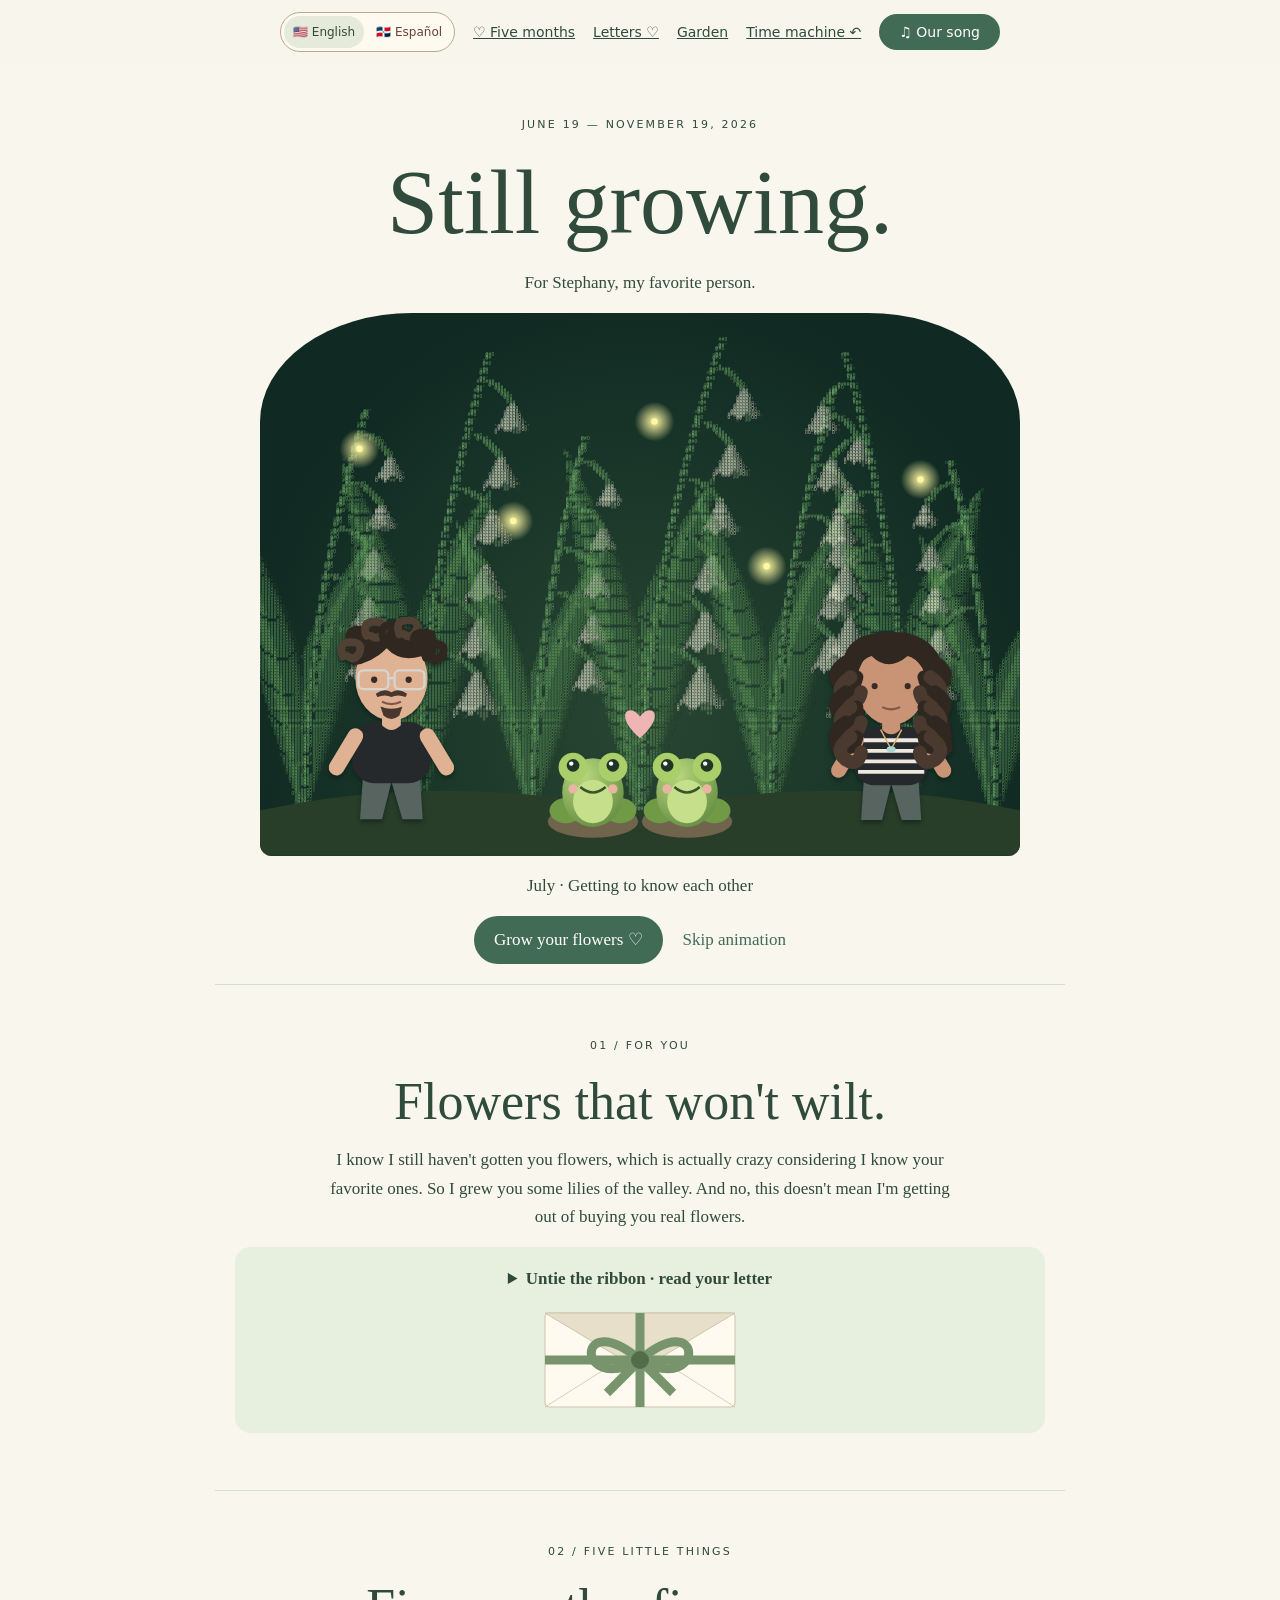
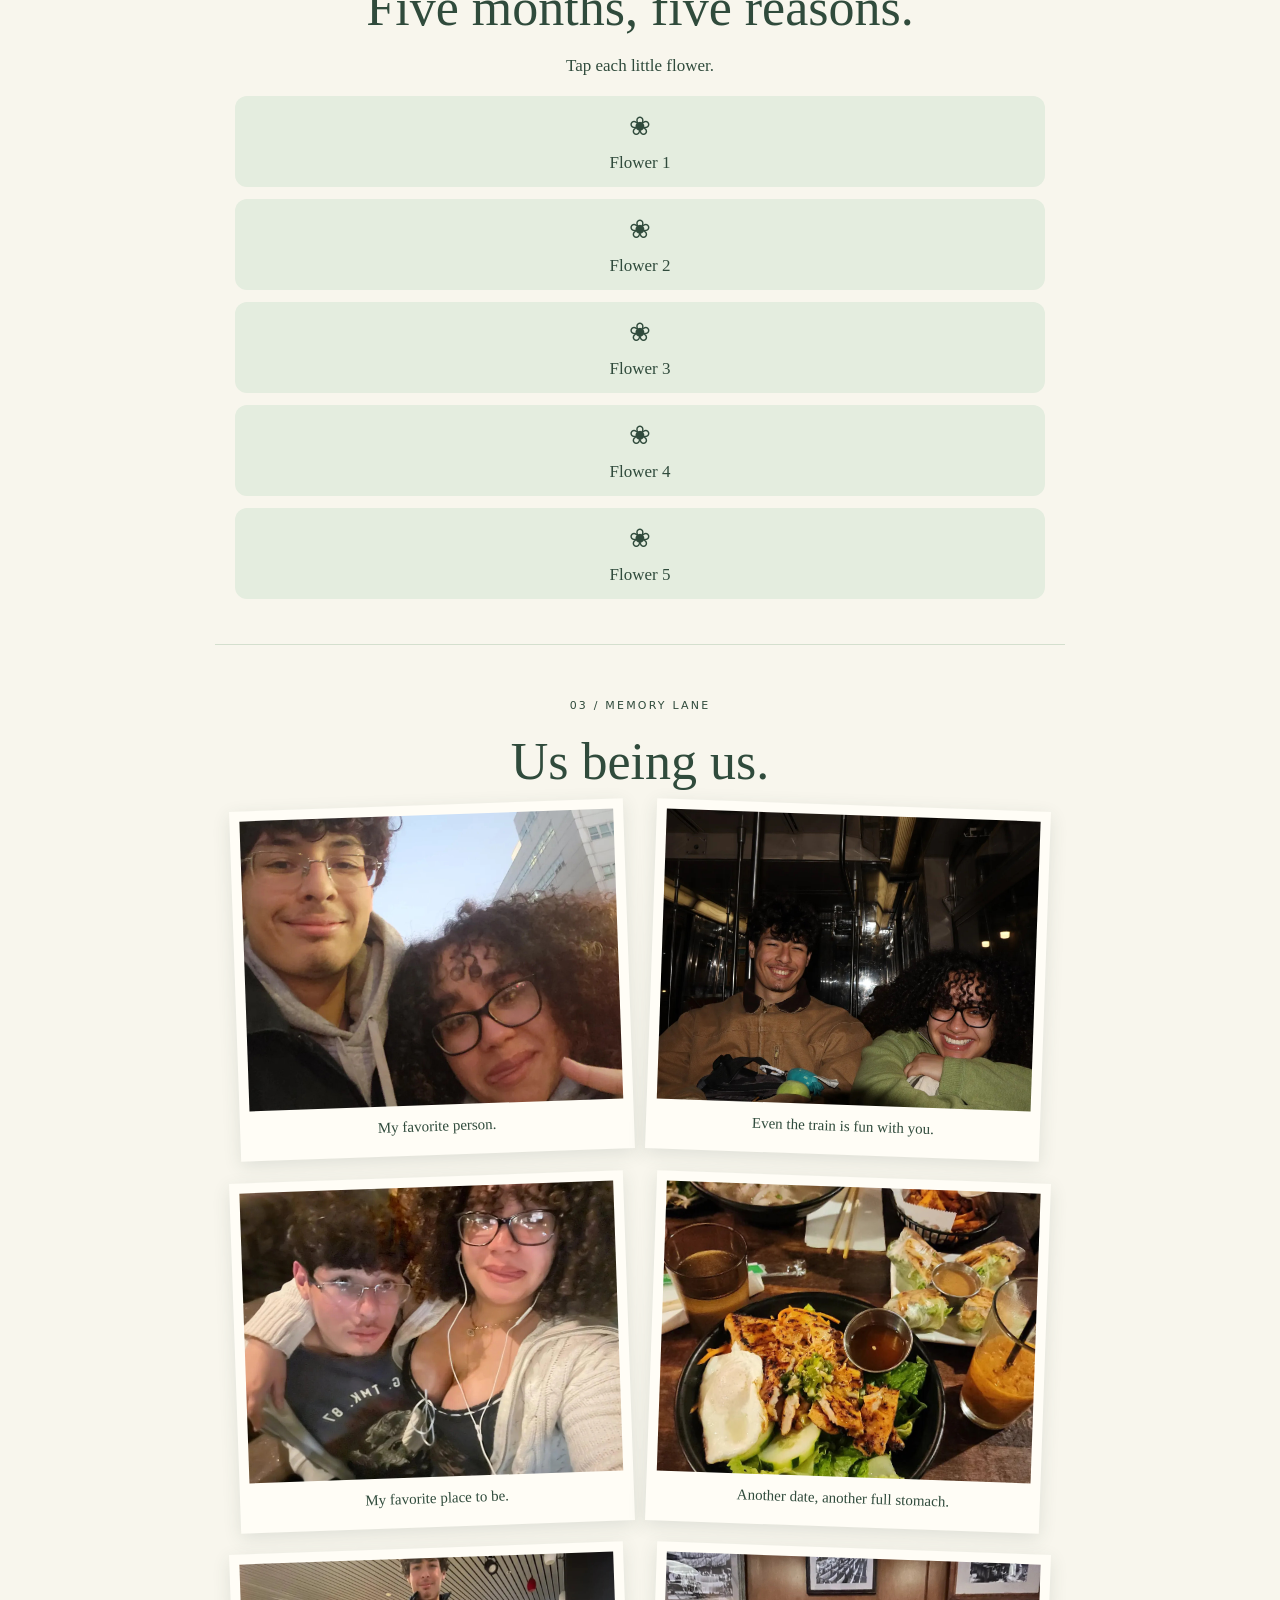
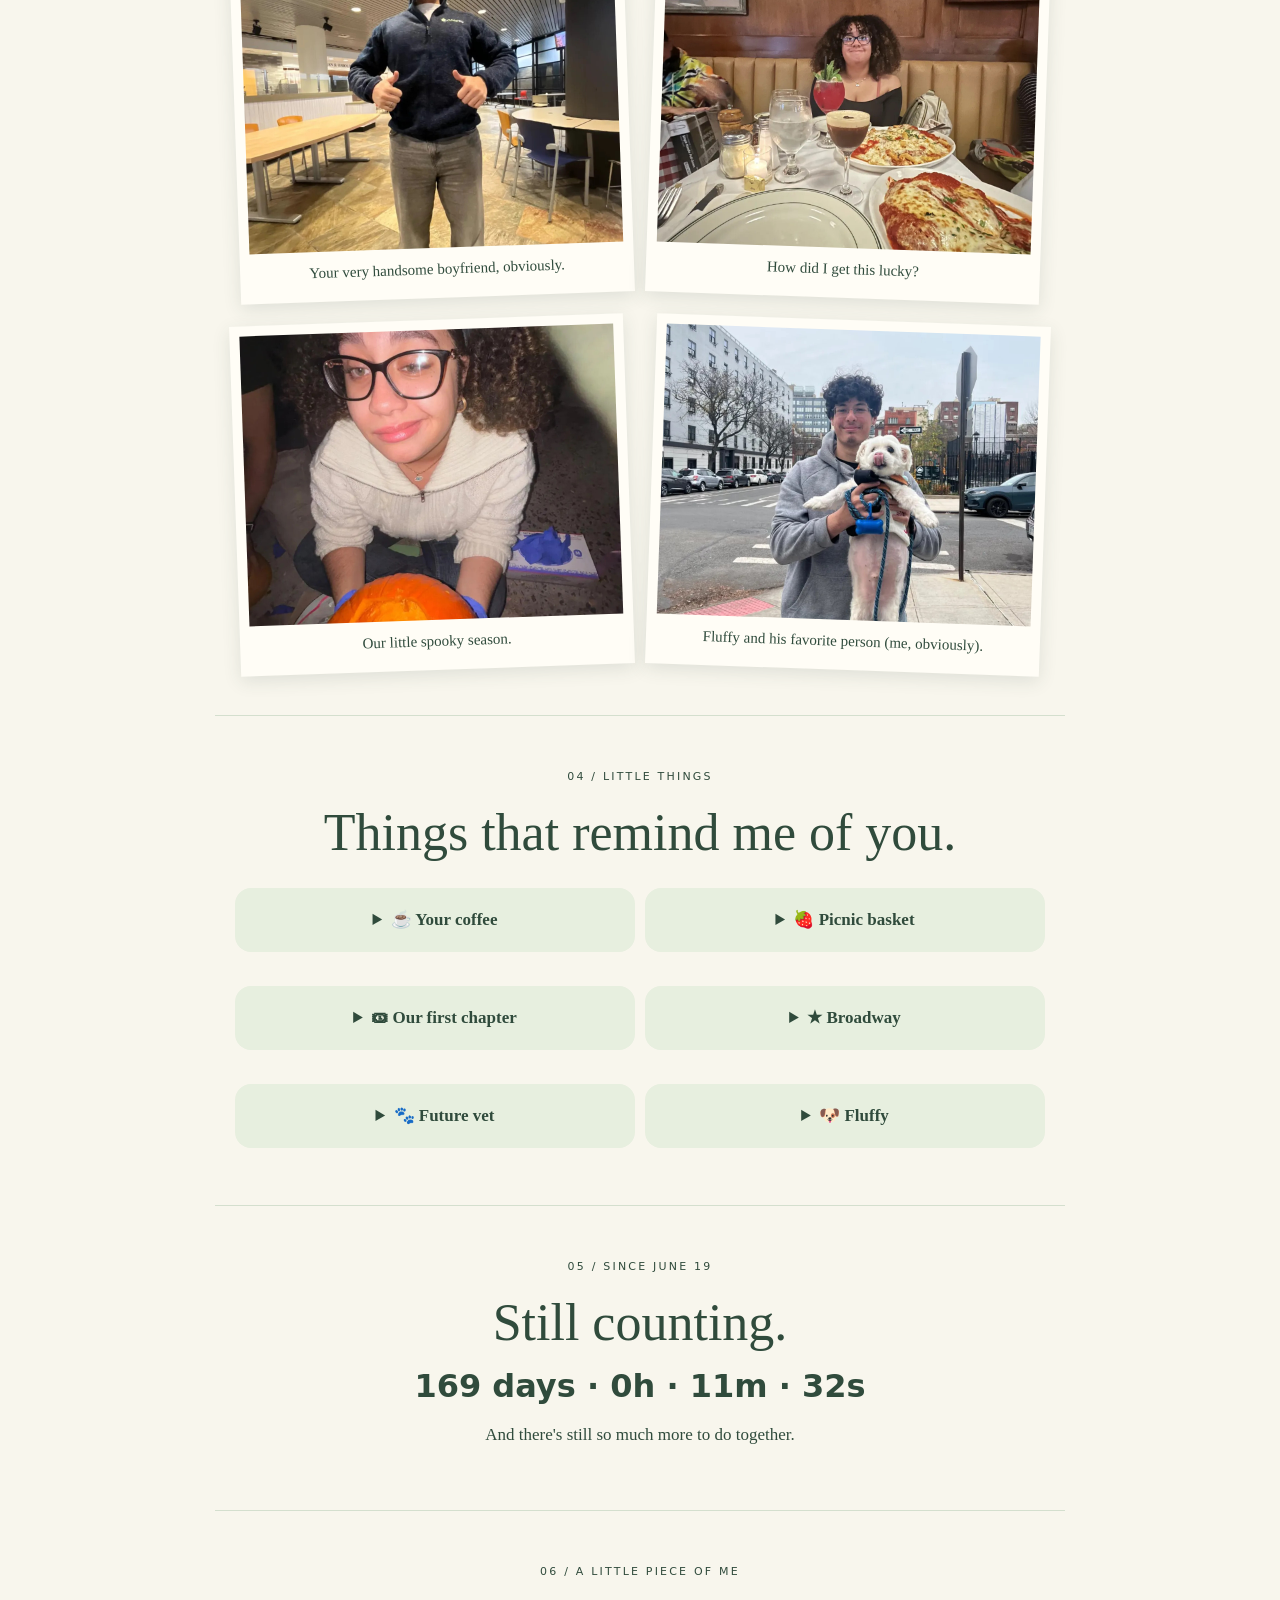
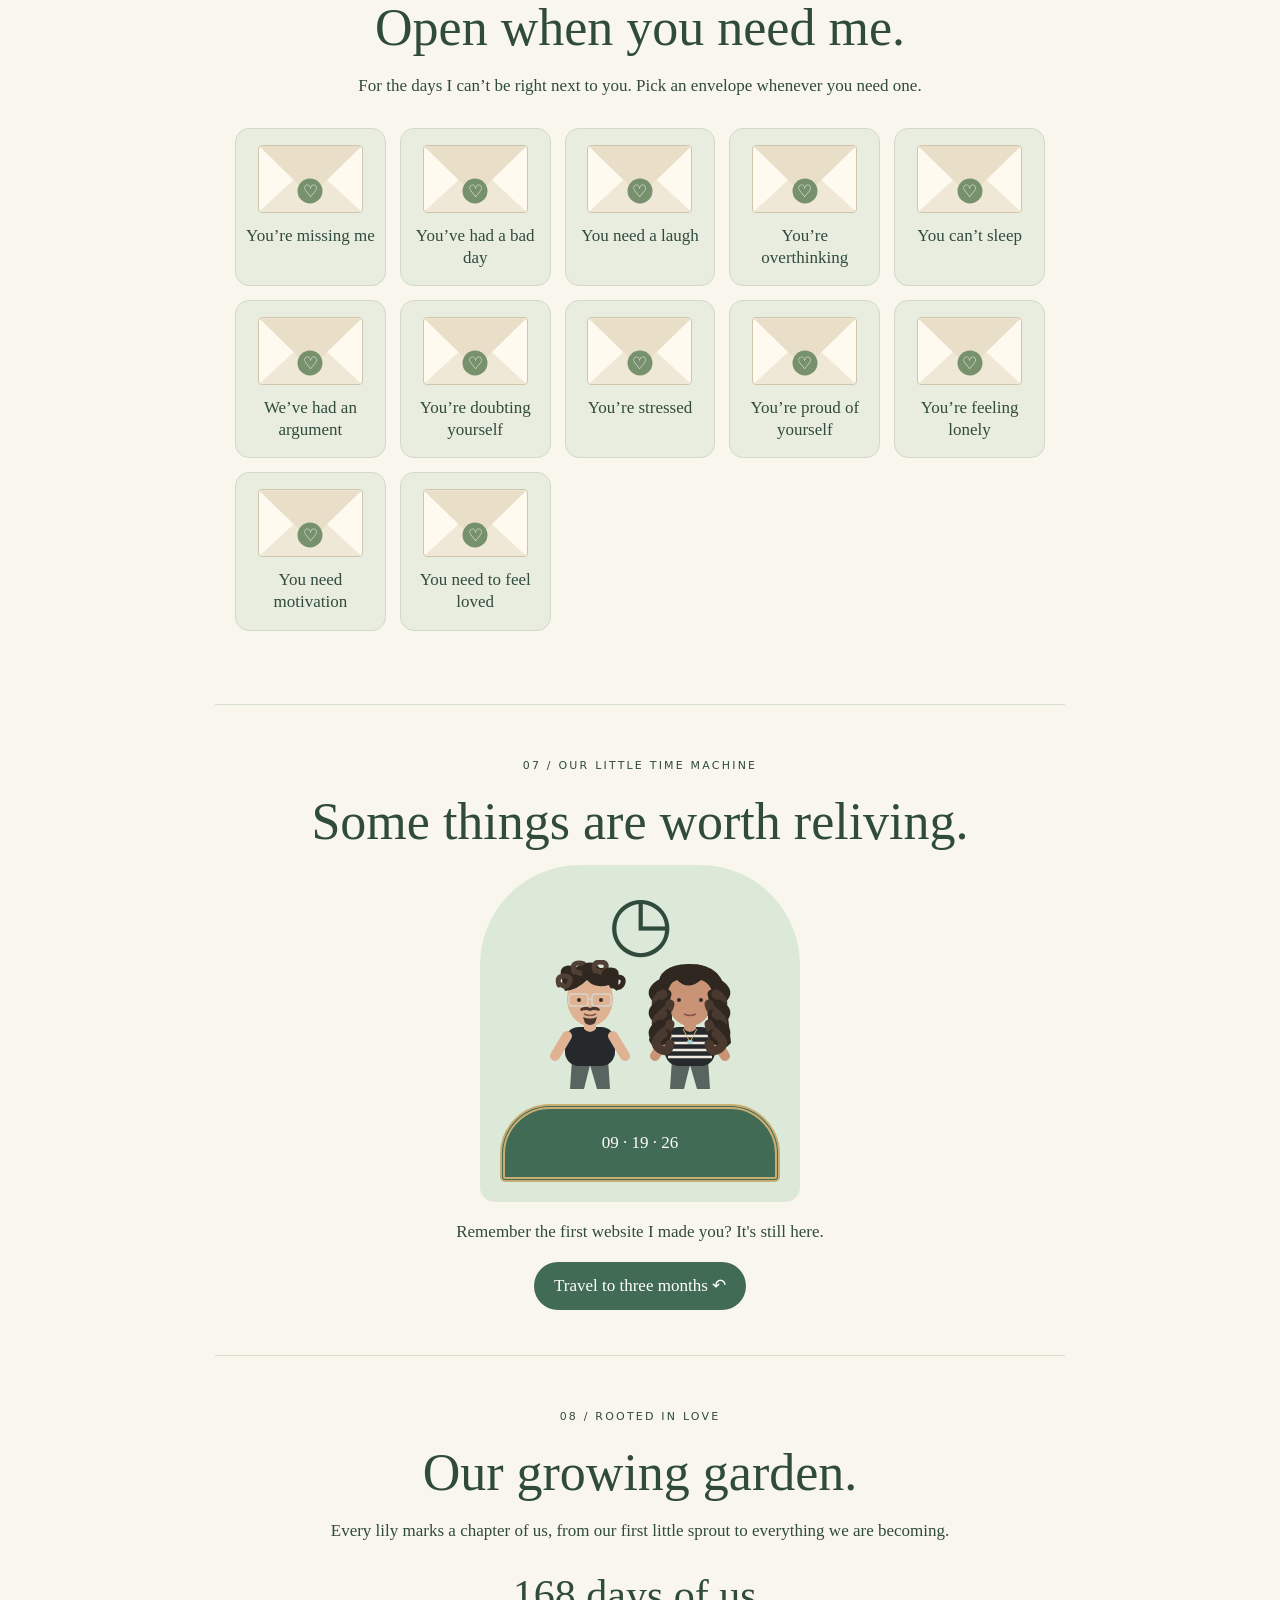
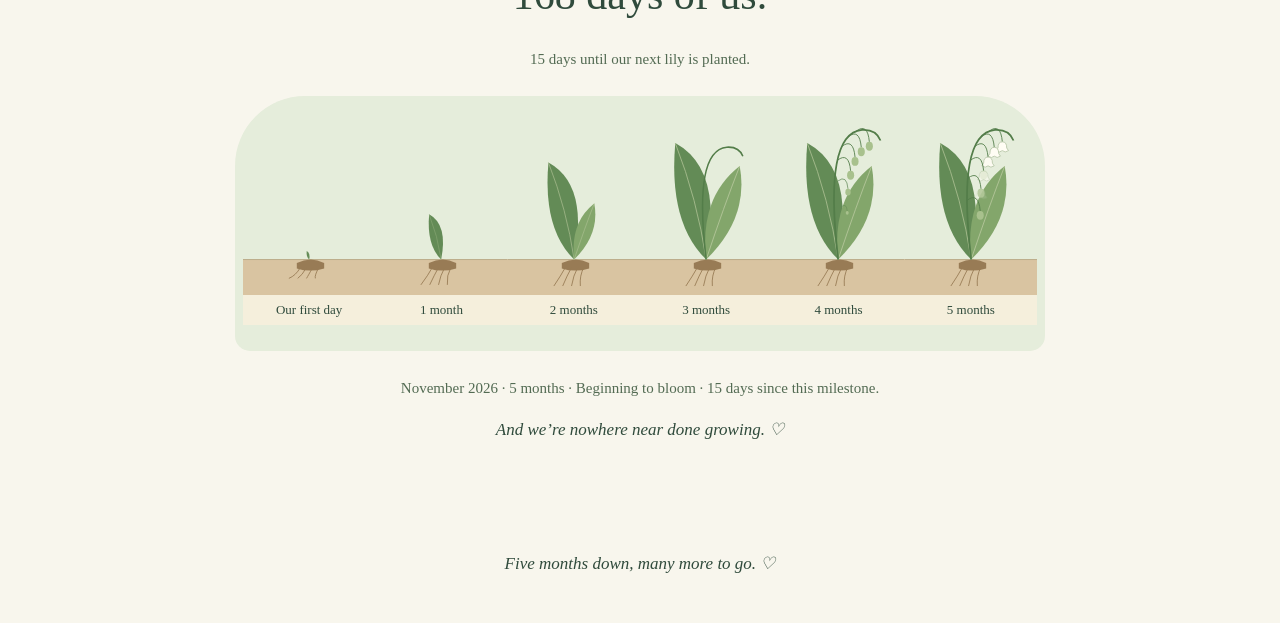
<file: anniversary-website-bilingual/website/index.html>
<!doctype html><html lang="en"><head><meta charset="utf-8"><meta name="viewport" content="width=device-width,initial-scale=1"><meta name="robots" content="noindex,nofollow"><title>Five months of us</title><link rel="stylesheet" href="style.css?v=20261126b"><link rel="stylesheet" href="language.css?v=1"></head><body><nav><a href="#home">♡ Five months</a><a href="#open-when">Letters ♡</a><a href="#living-garden">Garden</a><a href="#machine">Time machine ↶</a><button id="music">♫ Our song</button></nav><audio id="song" src="music/never-ever-getting-rid-of-me.mp3?v=20261126b" loop preload="none"></audio><header id="home"><small>JUNE 19 — NOVEMBER 19, 2026</small><h1>Still growing.</h1><p>For Stephany, my favorite person.</p><div id="garden" class="scene"><div id="sky"></div><svg id="flowers" viewBox="0 0 420 300" role="img" aria-label="Lily of the valley growing"></svg><div id="couple"></div><div id="soil"></div></div><p id="story" aria-live="polite">Every good thing starts somewhere.</p><button id="grow">Grow your flowers ♡</button><button id="skip" class="plain">Skip animation</button></header><main><section id="bouquet"><small>01 / FOR YOU</small><h2>Flowers that won't wilt.</h2><p>I know I still haven't gotten you flowers, which is actually crazy considering I know your favorite ones. So I grew you some lilies of the valley. And no, this doesn't mean I'm getting out of buying you real flowers.</p><details id="ribbon-letter"><summary>Untie the ribbon · read your letter<svg class="ribbon-art" viewBox="0 0 240 110" aria-hidden="true"><rect x="25" y="8" width="190" height="94" rx="4" fill="#fffaf0" stroke="#cfc5ac"/><path d="M25 8L120 65L215 8Z" fill="#e8dfca" stroke="#cfc5ac" class="letter-flap"/><path d="M25 102L120 42L215 102" fill="none" stroke="#d8cdb6"/><g class="ribbon-wrap" fill="none" stroke="#78946d" stroke-width="9"><path d="M25 55H215M120 8V102"/><path class="bow-left" d="M120 55C55 0 55 91 120 55L87 88"/><path class="bow-right" d="M120 55C185 0 185 91 120 55L153 88"/></g><circle class="ribbon-knot" cx="120" cy="55" r="9" fill="#526e49"/></svg></summary><article class="letter"><h2>To Stephany,</h2><p>First of all, happy five months. I know I made you a website for three months and I could've just changed the number and called it a day, but where's the fun in that?</p><p>It's still funny to me that we went to watch Scary Movie and somehow that ended up being the day we started dating and said I love you. Out of all the movies it really had to be that one.</p><p>Looking back at the pictures of us, I genuinely love how much of it is just us being us. Sitting on the train, going out to eat, taking stupid pictures, carving pumpkins, and me holding Fluffy like he's my child. It doesn't have to be some huge planned date for me to enjoy being with you.</p><p>I know I'm still annoying and I probably won't be retiring from ragebaiting anytime soon. But seriously, I do want to keep getting better at being your boyfriend. I want to listen to you properly, remember the little things, and actually show you how much you mean to me instead of just saying it.</p><p>I love learning things about you, even the random things. Your coffee that needs enough sugar to feed an entire family, your obsession with Hamilton, your favorite flowers, and how much you care about animals. I really hope I get to see you become a vet one day. I'm rooting for you.</p><p>Thank you for these five months. I don't expect either of us to be perfect, and I know there's still a lot for us to learn about each other. I'm just glad I get to do that with you.</p><p>I want more random dates, more pictures, more stupid jokes, and more memories that we can look back on. I hope that one day this website has so many anniversaries on it that the time machine actually needs a search bar.</p><p>Happy five months, my love. I love you.</p><p class="sign">Love, Youness ♡</p></article></details></section><section><small>02 / FIVE LITTLE THINGS</small><h2>Five months, five reasons.</h2><p>Tap each little flower.</p><div id="reasons"></div><p id="reasonEnd" hidden>Five is nowhere near enough, but it's a start. ♡</p></section><section><small>03 / MEMORY LANE</small><h2>Us being us.</h2><div id="photos"></div></section><section><small>04 / LITTLE THINGS</small><h2>Things that remind me of you.</h2><div class="trinkets"><details><summary>☕ Your coffee</summary>Oat milk, caramel, liquid cane sugar and a butter croissant. Hella sweet, obviously.</details><details><summary>🍓 Picnic basket</summary>Strawberries, lemon desserts, apple juice and Tru Fru. I know the assignment.</details><details><summary>🎟 Our first chapter</summary>Scary Movie (2026) · June 19. The day we said I love you.</details><details><summary>★ Broadway</summary>Hamilton, The Great Gatsby, Heathers and Death Becomes Her.</details><details><summary>🐾 Future vet</summary>I can't wait to see you do what you love.</details><details><summary>🐶 Fluffy</summary><img src="photos/1000045559.jpg" alt="Holding Fluffy"> Clearly the real main character.</details></div></section><section><small>05 / SINCE JUNE 19</small><h2>Still counting.</h2><div id="counter"></div><p>And there's still so much more to do together.</p></section><section id="open-when"><small>06 / A LITTLE PIECE OF ME</small><h2>Open when you need me.</h2><p>For the days I can’t be right next to you. Pick an envelope whenever you need one.</p><div id="envelopes"></div><p id="storage-note" hidden>Your reading history is available for this visit only.</p></section><section id="machine"><small>07 / OUR LITTLE TIME MACHINE</small><h2>Some things are worth reliving.</h2><div class="machine-art"><div class="clock">◷</div><div id="travelers"></div><div class="door">09 · 19 · 26</div></div><p>Remember the first website I made you? It's still here.</p><button id="back">Travel to three months ↶</button></section><section id="living-garden"><small>08 / ROOTED IN LOVE</small><h2>Our growing garden.</h2><p>Every lily marks a chapter of us, from our first little sprout to everything we are becoming.</p><div id="garden-days"></div><p id="next-plant"></p><div id="garden-bed"></div><p id="plant-detail" aria-live="polite">Tap a plant to see its story.</p><p class="sign">And we’re nowhere near done growing. ♡</p></section><section id="family-dedication" lang="es-DO" hidden><small>♡ PARA SU FAMILIA ♡</small><h2>Con mucho cariño</h2><p>Quise hacer este detallito también en español para que ustedes pudieran disfrutarlo y conocer un poquito más de nuestra historia. Gracias por criar a una persona tan maravillosa.</p></section></main><footer>Five months down, many more to go. ♡</footer><dialog id="lightbox"><button id="close">Close ×</button><img alt="Our memory"></dialog><div id="warp" hidden><div class="clock">◷</div><h2 id="destination"></h2><p id="date"></p><button id="jump">Skip travel</button></div><dialog id="note-dialog" aria-labelledby="note-title"><button id="note-close" class="plain">Close ×</button><h2 id="note-title"></h2><article class="letter" id="note-paper"><p>My love,</p><p id="note-text"></p><p class="sign">Love, Youness ♡</p></article><p id="note-progress"></p><div class="note-actions"><button id="note-next">Open another letter</button><button id="note-favorite" class="plain">♡ Save favorite</button></div><details><summary>Previously opened letters</summary><div id="note-history"></div></details></dialog><script src="app.js?v=20261126b"></script><script src="extras.js?v=20261126b"></script><script src="language.js?v=1"></script></body></html>
</file>
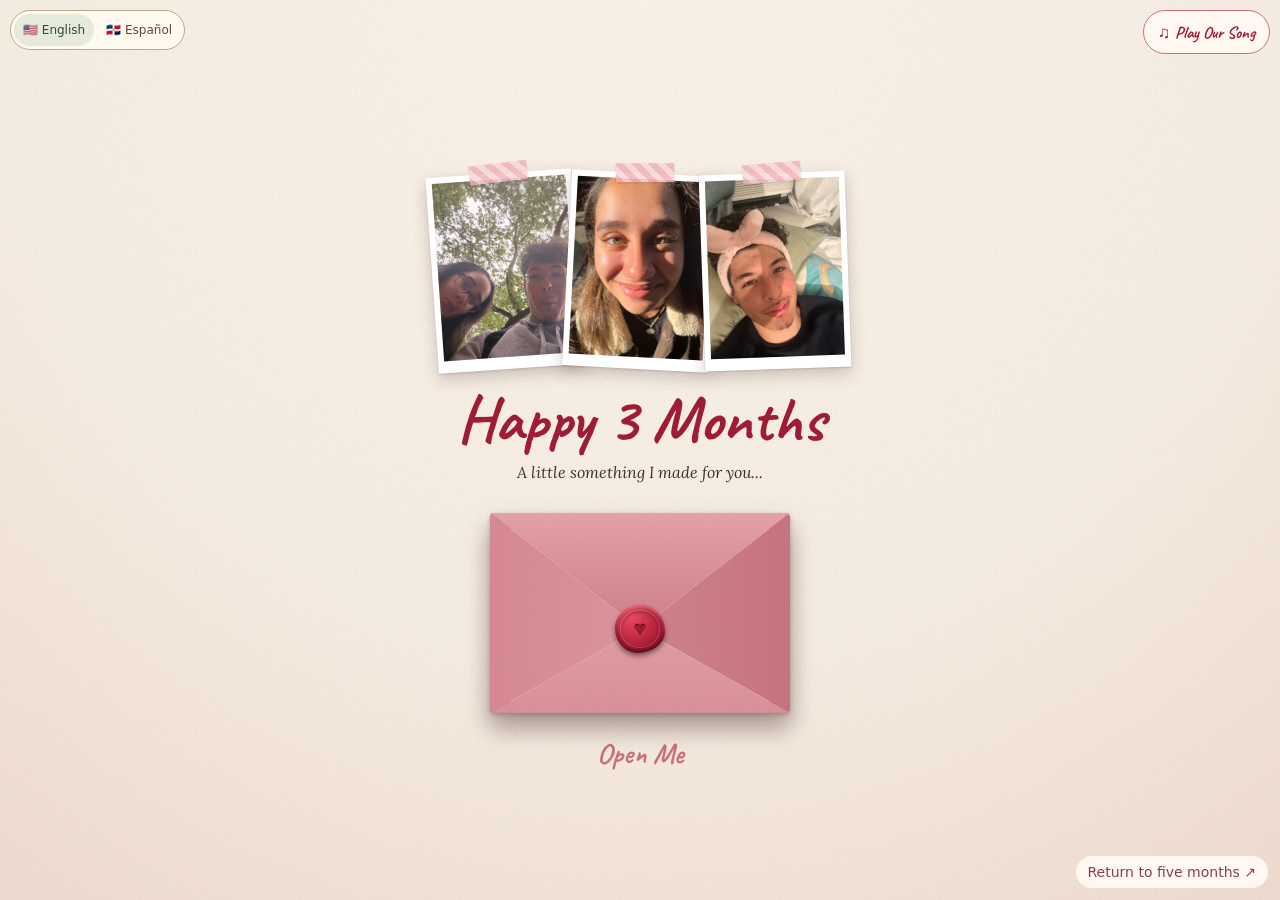
<file: anniversary-website-bilingual/website/three-months/index.html>
<!DOCTYPE html><html lang="en"><head><meta charset="utf-8">
<meta name="viewport" content="width=device-width,initial-scale=1,viewport-fit=cover">
<title>Happy 3 Months, Stephany</title>
<link rel="preconnect" href="https://fonts.googleapis.com"><link href="https://fonts.googleapis.com/css2?family=Caveat:wght@500;700&family=Lora:ital,wght@0,400;0,600;1,400&display=swap" rel="stylesheet">
<link rel="stylesheet" href="css/style.css"><link rel="stylesheet" href="../language.css?v=1"><style>#language-switch{position:fixed;top:10px;left:10px;z-index:71}@media(max-width:420px){#language-switch button{padding:5px;font-size:11px}#music{font-size:.9rem;max-width:44%}}</style></head><body>
<button id="music" aria-pressed="false"></button>
<audio id="audio" loop preload="none"></audio>
<section id="intro">
  <div class="trio" id="trio"></div>
  <h1 class="hand" id="title"></h1>
  <p id="sub"></p>
  <div class="env" id="env" role="button" tabindex="0" aria-label="Open the envelope">
    <div class="back"></div>
    <div class="mini" id="mini"><i></i><i></i><i></i><i></i></div>
    <div class="pocket"><i class="pl"></i><i class="pr"></i><i class="pb"></i></div>
    <div class="flap"></div>
    <span class="seal" id="seal"><b>♥</b></span>
  </div>
  <p class="hand tap" id="tap"></p>
  <button id="reopen" class="btn" hidden>Read the letter again</button>
</section>
<div id="veil"></div>
<article id="sheet" aria-label="Letter"><div class="in">
  <button class="x" id="x" aria-label="Close letter">✕</button>
  <h2 class="hand" id="l-to"></h2><div id="l-body"></div>
  <p class="hand sign" id="l-sign"></p>
  <button class="btn" id="close">Keep scrolling</button></div></article>
<main id="book" hidden>
  <h2 class="hand big" id="bookTitle"></h2><p id="since" class="hand"></p><div id="scrap"></div>
  <section id="end"><p class="hand big" id="end1"></p>
  <div id="endpic"></div><p class="hand big red" id="end2"></p></section>
</main>
<script src="js/script.js"></script><a href="../?return=1" style="position:fixed;bottom:12px;right:12px;z-index:9999;background:#fff8f0;color:#873f56;padding:8px 12px;border-radius:20px;font:14px system-ui;text-decoration:none">Return to five months ↗</a><script src="../language.js?v=1"></script></body></html>
</file>
<file: anniversary-website-bilingual/website/style.css>
*{box-sizing:border-box}html{scroll-behavior:smooth}body{margin:0;background:#f8f6ed;color:#304b3c;font:17px/1.65 Georgia,serif}nav{position:sticky;top:0;z-index:5;background:#f8f6edf2;display:flex;justify-content:center;gap:18px;align-items:center;padding:12px;font:14px system-ui;flex-wrap:wrap}a{color:inherit}button,summary{cursor:pointer}button{font:inherit;border:0;border-radius:30px;background:#426b55;color:white;padding:10px 20px}button:focus-visible,a:focus-visible,summary:focus-visible{outline:3px solid #b18d48;outline-offset:4px}.plain{background:transparent;color:#426b55}header,section,footer{text-align:center;padding:45px 20px;max-width:850px;margin:auto}header{min-height:85vh}h1,h2{font-weight:400;line-height:1.1;margin:15px 0}h1{font-size:clamp(48px,10vw,92px)}h2{font-size:clamp(32px,6vw,52px)}small{font:11px system-ui;letter-spacing:.2em}p{max-width:640px;margin:16px auto}section{border-top:1px solid #d4dfce}.scene{position:relative;max-width:500px;margin:auto;height:320px;overflow:hidden;border-radius:48% 48% 15px 15px;background:linear-gradient(#d4e9d9,#f9f2d7)}#flowers{position:absolute;width:100%;height:100%;inset:0;z-index:2}#soil{position:absolute;bottom:0;height:35px;background:#a69a76;width:100%;border-radius:50% 50% 0 0}#couple{position:absolute;bottom:20px;left:0;width:100%;z-index:3;display:flex;justify-content:space-between;padding:0 12px}#couple svg,#travelers svg{width:100px;height:135px}.plant{transform-origin:210px 280px;transform:scale(.03);opacity:0}.growing .plant{animation:grow 9s forwards}.growing .bell{animation:bloom 3s 6s both}.grown .plant{transform:scale(1);opacity:1}@keyframes grow{0%{transform:scale(.03);opacity:1}100%{transform:scale(1);opacity:1}}@keyframes bloom{from{opacity:0}to{opacity:1}}details{background:#e7efdf;border-radius:16px;padding:18px;margin:12px 0}summary{font-weight:bold}.letter{text-align:left;background:#fffdf5;padding:clamp(18px,5vw,48px);margin-top:18px;border:1px solid #d8d4bd}.sign{font-style:italic}#reasons{display:grid;gap:12px}.reason{background:#e4eddf;color:#304b3c;border-radius:12px}.reason span{display:block;font-size:26px}#photos{display:grid;grid-template-columns:repeat(2,minmax(0,1fr));gap:22px}figure{margin:0;background:#fffdf6;padding:10px 10px 16px;box-shadow:0 5px 18px #304b3c20;transform:rotate(-2deg)}figure:nth-child(even){transform:rotate(2deg)}figure button{padding:0;background:none;width:100%;border-radius:0}figure img{width:100%;height:clamp(130px,35vw,290px);object-fit:cover}figcaption{font-size:15px}.trinkets{display:grid;grid-template-columns:repeat(2,minmax(0,1fr));gap:10px}.trinkets img{width:100%;max-width:220px;display:block;margin:auto}#counter{font:600 clamp(18px,4vw,32px) system-ui;font-variant-numeric:tabular-nums}.machine-art{background:#dce9d8;border-radius:100px 100px 15px 15px;max-width:320px;margin:auto;padding:20px}.clock{font-size:75px;line-height:1}.door{background:#426b55;color:#fff;padding:20px;border:5px double #c9ae73;border-radius:50px 50px 5px 5px}#warp{position:fixed;inset:0;z-index:20;background:#263f36;color:#fff;text-align:center;padding:25vh 20px 0}#warp .clock{animation:spin 2s linear infinite}@keyframes spin{to{transform:rotate(-360deg)}}dialog{border:0;background:#f8f6ed;max-width:95vw;max-height:95vh}dialog img{display:block;max-width:85vw;max-height:75vh;object-fit:contain}dialog::backdrop{background:#172b24c9}footer{font-style:italic}@media(prefers-reduced-motion:reduce){*,*::before,*::after{animation-duration:.01s!important;animation-delay:0s!important;scroll-behavior:auto!important}}@media(max-width:400px){nav{gap:8px}nav button{padding:5px 10px}.trinkets{grid-template-columns:1fr}}

#open-when,#living-garden{scroll-margin-top:85px}#envelopes{display:grid;grid-template-columns:repeat(auto-fit,minmax(145px,1fr));gap:14px;margin:28px 0}.envelope{background:#e9eddf;color:#304b3c;border:1px solid #d2d9c7;border-radius:14px;display:flex;flex-direction:column;align-items:center;gap:12px;padding:16px 8px;line-height:1.3;transition:transform .2s}.envelope:hover{transform:translateY(-3px)}.envelope-art{display:block;width:105px;height:68px;position:relative;background:#fffaf0;border:1px solid #cfc5ac;border-radius:4px;overflow:hidden}.envelope-art:before,.envelope-art:after{content:'';position:absolute;inset:0;background:#e9dfc9;clip-path:polygon(0 0,100% 0,50% 76%)}.envelope-art:before{background:#f0e8d6;clip-path:polygon(0 100%,50% 28%,100% 100%)}.envelope-art i{position:absolute;z-index:1;left:50%;top:68%;transform:translate(-50%,-50%);border-radius:50%;background:#78916d;color:white;width:25px;height:25px;font-style:normal;line-height:25px}#note-dialog{width:min(600px,94vw);border-radius:16px;padding:clamp(15px,4vw,32px);color:#304b3c;text-align:center}#note-dialog h2{font-size:clamp(25px,5vw,38px)}#note-dialog .letter{margin:12px 0;padding:24px;box-shadow:0 5px 15px #304b3c12}.note-actions{display:flex;flex-wrap:wrap;justify-content:center;gap:8px}.unfold{animation:unfold .45s ease-out both}@keyframes unfold{from{opacity:0;transform:translateY(12px) scaleY(.92)}to{opacity:1;transform:none}}#garden-days{font-size:clamp(26px,5vw,42px)}#next-plant,#plant-detail{font-size:15px;color:#536b53}#garden-bed{display:grid;grid-template-columns:repeat(auto-fit,minmax(105px,1fr));gap:5px;background:linear-gradient(#e0ebdc,#f8f2df);padding:16px 8px;border-radius:70px 70px 15px 15px;margin:25px 0}.garden-plant{background:transparent;color:#304b3c;border-radius:8px;padding:0 0 8px;font-size:13px;min-width:0}.garden-plant svg{width:100%;display:block;max-height:220px}.garden-plant:hover{background:#ffffff50}.year-bloom{outline:2px solid #c9ae73}.year-bloom span:after{content:' ✧';color:#92733e}@media(max-width:400px){#envelopes{grid-template-columns:repeat(2,minmax(0,1fr));gap:8px}.envelope{font-size:15px}#garden-bed{grid-template-columns:repeat(3,minmax(0,1fr))}}
header{min-height:0}.scene{background:radial-gradient(ellipse at 50% 75%,#284632,#102a23 75%);height:auto;aspect-ratio:420/300;max-width:600px;border-radius:20% 20% 12px 12px}#soil{display:none}#couple{bottom:5%;padding:0 6%;align-items:flex-end}#couple svg{width:24%;height:auto;max-height:none}#couple svg:last-child{width:23%}.plant{transform-origin:210px 282px}.growing .plant{animation-duration:8s}
.ascii-frogs{font:15px/1.15 monospace;color:#52764c;margin:8px auto 18px;white-space:pre}.ribbon-art{display:block;width:min(240px,85%);margin:12px auto 0}.ribbon-wrap,.ribbon-knot{transform-origin:120px 55px}.untying .bow-left{animation:untieLeft 1s forwards;transform-origin:120px 55px}.untying .bow-right{animation:untieRight 1s forwards;transform-origin:120px 55px}.untying .ribbon-wrap,.untying .ribbon-knot{animation:ribbonAway 1.2s forwards}.untying .ribbon-knot{animation-duration:.6s}#ribbon-letter[open] .ribbon-art{display:none}#ribbon-letter[open] .letter{animation:unfold .6s both}@keyframes untieLeft{to{transform:translate(-40px,15px) rotate(-35deg) scale(.5)}}@keyframes untieRight{to{transform:translate(40px,15px) rotate(35deg) scale(.5)}}@keyframes ribbonAway{60%{opacity:1}to{transform:translateY(35px);opacity:0}}#garden-bed{gap:0;background:linear-gradient(#e0ebdc 0%,#f8f2df 70%,#d9c4a1 70%,#d9c4a1 87%,#f8f2df 87%)}

header{padding-bottom:24px}.scene{max-width:760px}#couple{pointer-events:none}
/* Final scene motion and layout */
.growing .plant{animation:none;opacity:1;transform:none}.growing .garden-stalk{animation:individualGrow 7.8s var(--delay) both}.grown .garden-stalk{animation:sway 6s var(--delay) ease-in-out infinite alternate}.frog-body{transform-box:fill-box;transform-origin:center bottom;animation:frogBreath 3s var(--delay) ease-in-out infinite}.firefly{animation:glimmer 4s var(--delay) ease-in-out infinite alternate}.offscreen .garden-stalk,.offscreen .frog-body,.offscreen .firefly{animation-play-state:paused}.growing.offscreen .garden-stalk{animation-play-state:running}@keyframes individualGrow{0%{transform:scale(.04);opacity:0}15%{opacity:1}100%{transform:scale(1);opacity:1}}@keyframes sway{from{transform:rotate(-.65deg)}to{transform:rotate(.65deg)}}@keyframes frogBreath{0%,100%{transform:scale(1)}50%{transform:scale(1.025,.97)}}@keyframes glimmer{from{opacity:.3}to{opacity:1}}.letter-flap{transform-origin:120px 8px}.untying .letter-flap{animation:flap .45s .75s both}@keyframes flap{to{transform:scaleY(-.25);opacity:.55}}#garden-bed{grid-template-columns:repeat(auto-fit,minmax(105px,1fr));background:#e5eddb;padding:18px 8px;overflow:hidden}.garden-plant svg{background:linear-gradient(transparent 80%,#d9c4a1 80%);border-radius:0}.garden-plant span{display:block;background:#f5efdc;padding:4px 0}header{padding-bottom:20px}.scene{isolation:isolate}#couple{padding:0 7%}#couple svg{filter:drop-shadow(0 3px 2px #071c1590)}@media(max-width:400px){#garden-bed{grid-template-columns:repeat(3,minmax(0,1fr))}}@media(prefers-reduced-motion:reduce){.grown .garden-stalk,.frog-body,.firefly{animation:none!important}}
</file>
<file: anniversary-website-bilingual/website/language.css>
#language-switch{display:flex;gap:3px;align-items:center;justify-content:center;border:1px solid #b8aa89;border-radius:24px;padding:3px;background:#fffaf0;color:#654435;font:12px system-ui}#language-switch button{font:inherit;white-space:nowrap;border:0;border-radius:18px;padding:7px 9px;background:transparent;color:inherit;cursor:pointer;min-height:32px}#language-switch button[aria-pressed=true]{background:#e5eadb;color:#354b32}#language-switch button:focus-visible{outline:2px solid #526e49}#family-dedication{max-width:620px;margin:30px auto;padding:24px;text-align:center;color:inherit}#family-dedication[hidden]{display:none}
</file>
<file: anniversary-website-bilingual/website/three-months/css/style.css>
:root{--cream:#fbf3e8;--rose:#c9707a;--red:#9e1c34;--ink:#4a2c2e;--noise:url("data:image/svg+xml,%3Csvg xmlns='http://www.w3.org/2000/svg' width='160' height='160'%3E%3Cfilter id='n'%3E%3CfeTurbulence type='fractalNoise' baseFrequency='.8' numOctaves='2'/%3E%3CfeColorMatrix values='0 0 0 0 .4 0 0 0 0 .3 0 0 0 0 .25 0 0 0 .5 0'/%3E%3C/filter%3E%3Crect width='160' height='160' filter='url(%23n)' opacity='.35'/%3E%3C/svg%3E")}
*{box-sizing:border-box;-webkit-tap-highlight-color:transparent}
html,body{margin:0;overflow-x:hidden}
body{background:var(--noise),radial-gradient(circle at 50% 0,#fff8ef,var(--cream) 60%,#f3dfd3);color:var(--ink);font-family:Lora,Georgia,serif;min-height:100vh}
.hand{font-family:Caveat,cursive;font-weight:700}
.big{font-size:clamp(2rem,8vw,3rem);text-align:center;margin:1rem 0;color:var(--red)}
#intro{min-height:100svh;display:flex;flex-direction:column;align-items:center;justify-content:center;padding:4.5rem 1rem 2rem;text-align:center}
#title{font-size:clamp(2.4rem,11vw,4rem);color:var(--red);margin:.6rem 0 0;animation:fade 1s .3s both}
#sub{font-style:italic;margin:.2rem 0 .3rem;animation:fade 1.2s 1s both}
#date{margin:0;color:var(--rose);font-size:1.3rem}
@keyframes fade{from{opacity:0;transform:translateY(8px)}}
.trio{display:flex;justify-content:center;width:100%;max-width:520px;padding-top:12px}
.trio .item{width:30%;margin:0 -1%}
.item{position:relative;margin:0}
.pol{background:#fff;padding:6px 6px 22px;box-shadow:0 6px 16px #4a2c2e40,0 1px 2px #0002;position:relative;z-index:1;cursor:pointer}
.pol img{display:block;width:100%;height:auto;background:#eee}
.item{transition:transform .5s cubic-bezier(.2,.8,.2,1)}
.item.up{transform:rotate(0) scale(1.06)!important;z-index:5}
.pol::before,.pol::after{content:"";position:absolute;z-index:2;pointer-events:none}
.t0::before{top:-10px;left:50%;width:58px;height:19px;margin-left:-29px;transform:rotate(-3deg);background:repeating-linear-gradient(45deg,#f0aeb6cc 0 6px,#f8d4d8cc 6px 12px);box-shadow:0 1px 2px #0002}
.t1::before{top:6px;left:-16px;width:56px;height:18px;transform:rotate(-38deg);background:#dcc6a3cc;box-shadow:0 1px 2px #0002}
.t2::before,.t2::after{top:-6px;width:38px;height:16px;background:#fff6e0cc;box-shadow:0 1px 2px #0002}
.t2::before{left:-12px;transform:rotate(-40deg)}.t2::after{right:-12px;transform:rotate(40deg)}
.t3::before{top:-7px;left:50%;margin-left:-7px;width:15px;height:15px;border-radius:50%;background:radial-gradient(circle at 35% 30%,#e0475e,#8e1229);box-shadow:0 3px 4px #0005}
.t4::before{top:14px;right:-14px;width:50px;height:17px;transform:rotate(62deg);background:repeating-linear-gradient(90deg,#c9707acc 0 4px,#e9a8afcc 4px 8px);box-shadow:0 1px 2px #0002}
.t4::after{content:"♥";right:-6px;bottom:-8px;color:var(--red);font-size:20px;text-shadow:0 1px 2px #0003}
.trio .pol{padding-bottom:12px}
.item:nth-child(3n+1)::before{content:"";position:absolute;inset:-10px 16px 14px -12px;background:var(--noise),#ead8bb;transform:rotate(-5deg);box-shadow:0 2px 5px #0002}
.item:nth-child(3n+2)::before{content:"";position:absolute;inset:auto -14px -12px 30%;height:60%;background:var(--noise),#f1d1d2;transform:rotate(4deg);box-shadow:0 2px 5px #0002}
.item:nth-child(3n)::after{content:"♡";position:absolute;top:-20px;right:-4px;color:var(--rose);font-size:28px;transform:rotate(12deg);z-index:3}
.trio .item::before,.trio .item::after{display:none}
.enter{opacity:0;animation:pin 1s cubic-bezier(.2,.8,.2,1) forwards}
@keyframes pin{from{opacity:0;transform:translateY(30px) rotate(0) scale(.85)}to{opacity:1;transform:translateY(0) rotate(var(--r)) scale(1)}}
@keyframes float{50%{translate:0 -8px}}
/* envelope */
.env{position:relative;width:min(76vw,300px);aspect-ratio:3/2;margin:1.6rem auto 1rem;perspective:900px;animation:float 4s ease-in-out infinite;filter:drop-shadow(0 14px 12px #4a2c2e60) drop-shadow(0 2px 2px #4a2c2e50);cursor:pointer;outline-offset:8px}
.env>*{position:absolute}
.back{inset:0;border-radius:5px;background:var(--noise),linear-gradient(#a94f5c,#96404f)}
.mini{left:7%;right:7%;top:5%;height:90%;z-index:2;border-radius:2px;padding:16px 12px;background:var(--noise),#fffaf2;box-shadow:0 0 6px #0003;transition:transform 1.3s .9s cubic-bezier(.3,.7,.2,1)}
.mini i{display:block;height:3px;background:#e2d2c2;margin-bottom:10px;border-radius:2px}
.mini i:first-child{width:40%;background:#d9a1a8;height:5px}
.pocket{inset:0;z-index:3}
.pocket i{position:absolute;inset:0}
.pl{background:var(--noise),linear-gradient(90deg,#d98792,#e7a1aa);clip-path:polygon(0 0,50% 58%,0 100%)}
.pr{background:var(--noise),linear-gradient(270deg,#c8707c,#dd909a);clip-path:polygon(100% 0,50% 58%,100% 100%)}
.pb{background:var(--noise),linear-gradient(#efb0b8,#dd8f99);clip-path:polygon(0 100%,50% 58%,100% 100%);box-shadow:inset 0 2px 3px #fff8}
.pocket{border-radius:5px;overflow:hidden;box-shadow:inset 0 0 0 1px #ffffff40}
.flap{left:0;right:0;top:0;height:58%;z-index:4;transform-origin:top;background:var(--noise),linear-gradient(#e9a2ab,#d17c87);clip-path:polygon(0 0,100% 0,50% 100%);transition:transform .9s .35s cubic-bezier(.4,0,.2,1),background .01s .78s}
.env.open .flap{transform:rotateX(180deg);z-index:1;background:var(--noise),repeating-linear-gradient(135deg,#7f2a3a 0 5px,#8f3444 5px 10px)}
.seal{left:50%;top:58%;translate:-50% -50%;z-index:5;width:50px;height:48px;border-radius:52% 48% 55% 45%/48% 55% 45% 52%;background:radial-gradient(circle at 35% 28%,#e5485f,#b3213a 55%,#7c0f25);box-shadow:0 3px 5px #0007,inset 0 -3px 5px #5a0a1a,inset 0 2px 3px #ff9aa8aa;display:grid;place-items:center;animation:beat 1.8s infinite}
.seal::before{content:"";position:absolute;inset:5px;border-radius:50%;border:1.5px solid #ffffff30;box-shadow:inset 0 1px 2px #0005}
.seal b{color:#a11a33;font-size:22px;text-shadow:0 1px 0 #ff9aa870,0 -1px 1px #500}
@keyframes beat{50%{scale:1.1}}
.env.open{animation:none}
.env.open .seal{animation:pop .55s forwards}
@keyframes pop{40%{scale:1.7;rotate:8deg}100%{scale:0;opacity:0}}
.env.open .mini{transform:translateY(-62%)}
.tap{font-size:1.8rem;color:var(--rose);margin:.4rem;animation:float 2s infinite}
.btn{font:700 1.3rem Caveat,cursive;background:var(--red);color:#fff;border:0;border-radius:30px;padding:.6rem 1.6rem;min-height:44px;cursor:pointer;margin:1rem}
#reopen{background:var(--rose)}
#veil{position:fixed;inset:0;background:#3a1a1fb8;backdrop-filter:blur(5px);-webkit-backdrop-filter:blur(5px);opacity:0;pointer-events:none;transition:opacity .9s;z-index:20}
#veil.on{opacity:1;pointer-events:auto}
/* the letter */
#sheet{position:fixed;inset:0;margin:auto;width:min(92vw,560px);height:min(86svh,780px);z-index:30;visibility:hidden;overflow-y:auto;overscroll-behavior:contain;-webkit-overflow-scrolling:touch;transform-origin:0 0;border-radius:3px;background:var(--noise),linear-gradient(#fffaf2,#fbf1e2);box-shadow:0 24px 60px #000a}
#sheet .in{padding:1.6rem 1.5rem 1rem;font-size:1.06rem;line-height:1.75;opacity:0}
#sheet.full .in{opacity:1;transition:opacity .6s .5s}
#sheet p{margin:0 0 1.2rem}
#l-to{font-size:2.4rem;color:var(--red);margin:.2rem 0 .8rem;line-height:1.2}
.sign{font-size:2.1rem;line-height:1.2;color:var(--red);margin:1.4rem 0 0!important}
#sheet .btn{display:block;margin:1.2rem auto}
.x{position:sticky;top:0;float:right;width:44px;height:44px;border:0;border-radius:50%;background:#fffaf2e0;color:var(--rose);font-size:1.2rem;cursor:pointer}
/* scrapbook */
#book{padding:3rem 1rem 6rem;max-width:900px;margin:0 auto}
#end{text-align:center;min-height:70vh;padding-top:4rem}
#endpic{width:min(66%,290px);margin:2.2rem auto}
.red{color:var(--red)}
.heart{position:fixed;z-index:60;pointer-events:none;color:var(--rose);animation:up 3s ease-out forwards}
@keyframes up{to{transform:translate(var(--dx),-45vh) rotate(var(--rot));opacity:0}}
#music{position:fixed;top:max(10px,env(safe-area-inset-top));right:10px;z-index:70;font:700 1.05rem Caveat,cursive;background:#fffaf2e6;color:var(--red);border:1.5px solid var(--rose);border-radius:24px;padding:.5rem .9rem;min-height:44px;cursor:pointer}
@media(min-width:800px){.trio .item{width:28%}}
@media(prefers-reduced-motion:reduce){*{animation-duration:.01s!important;animation-iteration-count:1!important;transition-duration:.15s!important;transition-delay:0s!important}}
#since{text-align:center;color:var(--rose);font-size:1.35rem;margin:-.4rem 0 2rem;opacity:.85}
#scrap{display:flex;flex-direction:column;max-width:620px;margin:0 auto;padding:0 .4rem}
#scrap .item{width:64%;margin-left:3%}
#scrap .item:nth-child(6n+2){width:47%;margin-left:auto;margin-right:3%;margin-top:-1.4rem}
#scrap .item:nth-child(6n+3){width:56%;margin-left:20%;margin-top:2.6rem}
#scrap .item:nth-child(6n+4){width:44%;margin-left:4%;margin-top:1.2rem}
#scrap .item:nth-child(6n+5){width:60%;margin-left:auto;margin-right:2%;margin-top:-.6rem}
#scrap .item:nth-child(6n){width:50%;margin-left:24%;margin-top:2.4rem}
#scrap .item.feat:nth-child(n){width:82%;margin-left:5%;margin-right:auto;margin-top:2.6rem}
#scrap .item.feat:nth-child(even){margin-left:auto;margin-right:4%}
#scrap .item:first-child{margin-top:0}
@media(min-width:800px){#scrap .item.feat:nth-child(n){width:72%}}
</file>
